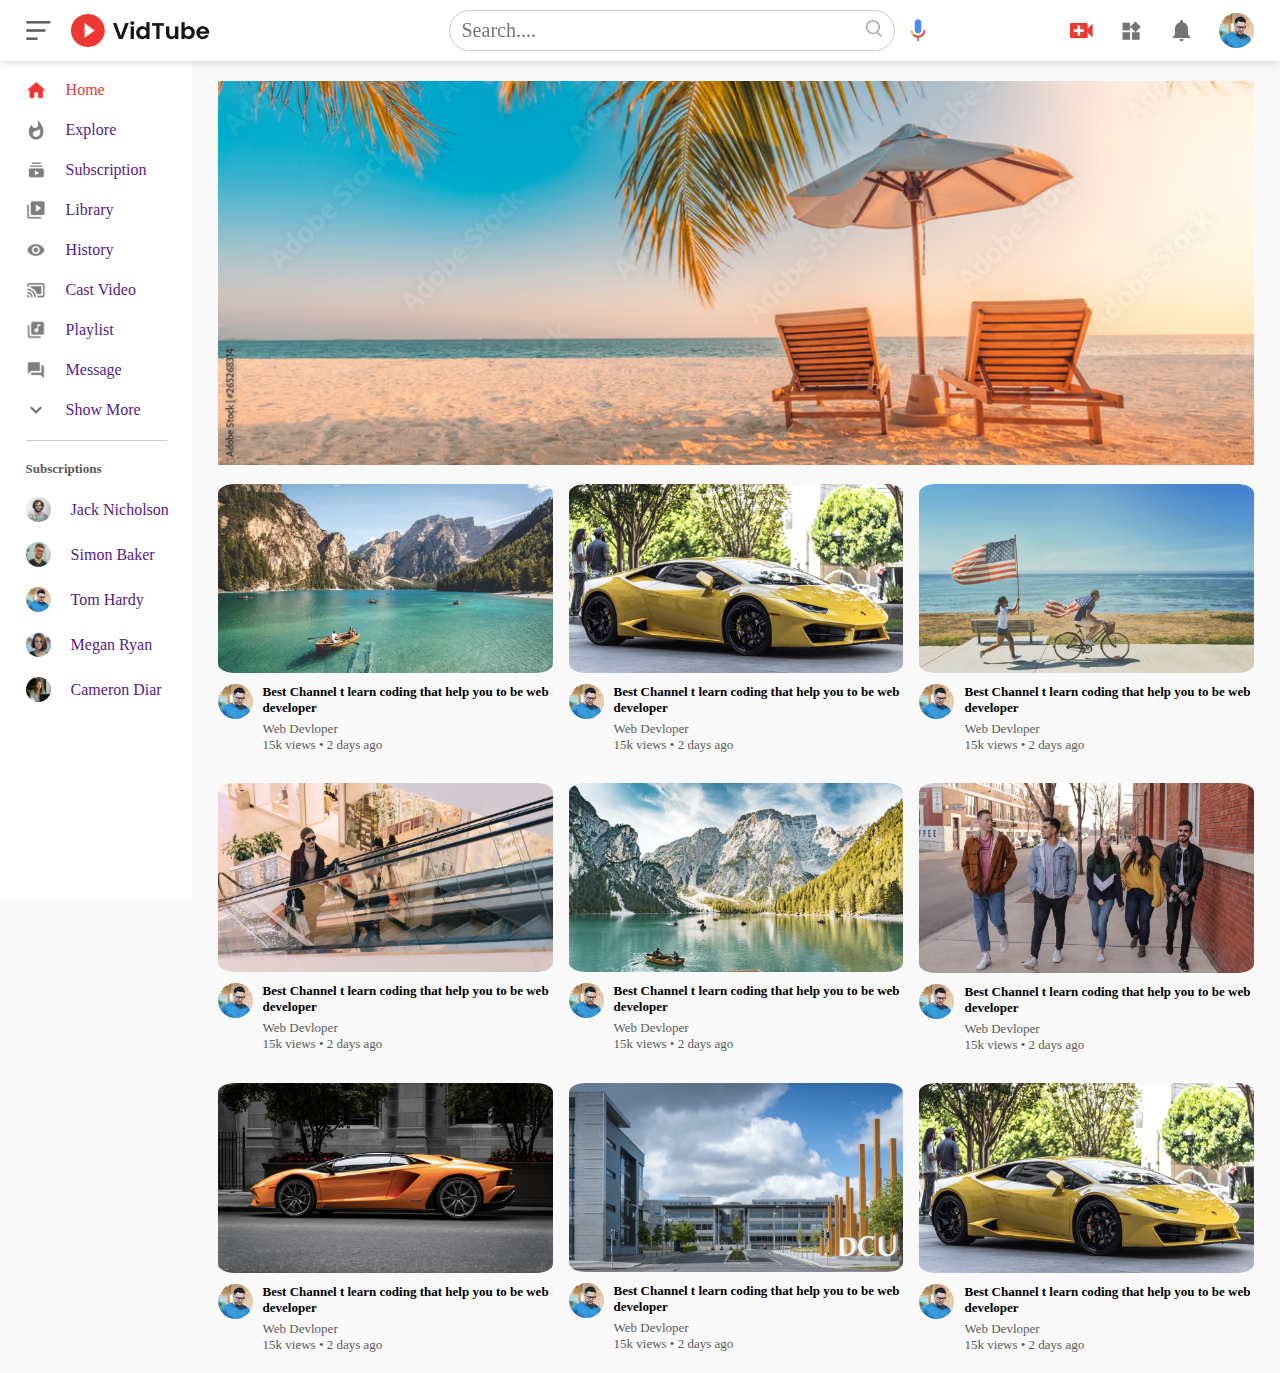
<file: index.html>
<!DOCTYPE html>
<html lang="en">
  <head>
    <meta charset="UTF-8" />
    <meta name="viewport" content="width=device-width, initial-scale=1.0" />
    <title>Youtube</title>
    <link rel="stylesheet" href="style.css" />
  </head>
  <body>
    <nav class="flex-div">
      <div class="nav-left flex-div">
        <img src="./images/menu.png" alt="menu-icon" class="menu-icon" />
        <img src="./images/logo.png" alt="logo-icon" class="logo-icon" />
      </div>
      <div class="nav-middle flex-div">
        <div class="search-box">
          <input type="text" class="search-bar" placeholder="Search...." />
          <img
            src="./images/search.png"
            alt="search-icon"
            class="search-icon"
          />
        </div>
        <img
          src="./images/voice-search.png"
          alt="voice-icon"
          class="voice-icon"
        />
      </div>
      <div class="nav-right flex-div">
        <img src="./images/upload.png" alt="camera-icon" />
        <img src="./images/more.png" alt="more-icon" />
        <img src="./images/notification.png" alt="notification-icon" />
        <img src="./images/tom.png" alt="user-icon" class="user-icon" />
      </div>
    </nav>

    <!-- ------------------------SIDE BAR------------------------------ -->

    <div class="side-bar">
      <div class="shortcut-links">
        <a href=""
          ><img src="./images/home.png" />
          <p>Home</p>
        </a>
        <a href=""
          ><img src="./images/explore.png" />
          <p>Explore</p>
        </a>
        <a href=""
          ><img src="./images/subscriprion.png" />
          <p>Subscription</p>
        </a>
        <a href=""
          ><img src="./images/library.png" />
          <p>Library</p></a
        >
        <a href=""
          ><img src="./images/history.png" />
          <p>History</p>
        </a>
        <a href=""
          ><img src="./images/cast.png" />
          <p>Cast Video</p></a
        >
        <a href=""
          ><img src="./images/playlist.png" />
          <p>Playlist</p></a
        >
        <a href=""
          ><img src="./images/messages.png" />
          <p>Message</p>
        </a>
        <a href=""
          ><img src="./images/show-more.png" />
          <p>Show More</p>
        </a>
        <hr />
      </div>
      <div class="subscribed-list">
        <h3>Subscriptions</h3>
        <a href=""
          ><img src="./images/Jack.png" />
          <p>Jack Nicholson</p>
        </a>
        <a href=""
          ><img src="./images/simon.png" />
          <p>Simon Baker</p>
        </a>
        <a href=""
          ><img src="./images/tom.png" />
          <p>Tom Hardy</p>
        </a>
        <a href=""
          ><img src="./images/megan.png" />
          <p>Megan Ryan</p>
        </a>
        <a href=""
          ><img src="./images/cameron.png" />
          <p>Cameron Diar</p>
        </a>
      </div>
    </div>

    <!-- .....................MAIN.........................  -->

    <div class="container">
      <div class="banner">
        <img src="./images/Banner2.jpg" alt="banner" />
      </div>
      <div class="list-container">
        <div class="vid-list">
          <a href="./play-video.html"
            ><img src="./images/thumbnail1.png" alt="" class="thumbnail"
          /></a>
          <div class="flex-div">
            <img src="./images/tom.png" alt="" />
            <div class="vid-info">
              <a href="./play-video.html"
                >Best Channel t learn coding that help you to be web
                developer</a
              >
              <p>Web Devloper</p>
              <p>15k views &bull; 2 days ago</p>
            </div>
          </div>
        </div>
        <div class="vid-list">
          <a href=""
            ><img src="./images/thumbnail8.png" alt="" class="thumbnail"
          /></a>
          <div class="flex-div">
            <img src="./images/tom.png" alt="" />
            <div class="vid-info">
              <a href=""
                >Best Channel t learn coding that help you to be web
                developer</a
              >
              <p>Web Devloper</p>
              <p>15k views &bull; 2 days ago</p>
            </div>
          </div>
        </div>
        <div class="vid-list">
          <a href=""
            ><img src="./images/thumbnail2.png" alt="" class="thumbnail"
          /></a>
          <div class="flex-div">
            <img src="./images/tom.png" alt="" />
            <div class="vid-info">
              <a href=""
                >Best Channel t learn coding that help you to be web
                developer</a
              >
              <p>Web Devloper</p>
              <p>15k views &bull; 2 days ago</p>
            </div>
          </div>
        </div>
        <div class="vid-list">
          <a href=""
            ><img src="./images/thumbnail3.png" alt="" class="thumbnail"
          /></a>
          <div class="flex-div">
            <img src="./images/tom.png" alt="" />
            <div class="vid-info">
              <a href=""
                >Best Channel t learn coding that help you to be web
                developer</a
              >
              <p>Web Devloper</p>
              <p>15k views &bull; 2 days ago</p>
            </div>
          </div>
        </div>

        <div class="vid-list">
          <a href=""
            ><img src="./images/thumbnail4.png" alt="" class="thumbnail"
          /></a>
          <div class="flex-div">
            <img src="./images/tom.png" alt="" />
            <div class="vid-info">
              <a href=""
                >Best Channel t learn coding that help you to be web
                developer</a
              >
              <p>Web Devloper</p>
              <p>15k views &bull; 2 days ago</p>
            </div>
          </div>
        </div>
        <div class="vid-list">
          <a href=""
            ><img src="./images/thumbnail5.png" alt="" class="thumbnail"
          /></a>
          <div class="flex-div">
            <img src="./images/tom.png" alt="" />
            <div class="vid-info">
              <a href=""
                >Best Channel t learn coding that help you to be web
                developer</a
              >
              <p>Web Devloper</p>
              <p>15k views &bull; 2 days ago</p>
            </div>
          </div>
        </div>
        <div class="vid-list">
          <a href=""
            ><img src="./images/thumbnail6.png" alt="" class="thumbnail"
          /></a>
          <div class="flex-div">
            <img src="./images/tom.png" alt="" />
            <div class="vid-info">
              <a href=""
                >Best Channel t learn coding that help you to be web
                developer</a
              >
              <p>Web Devloper</p>
              <p>15k views &bull; 2 days ago</p>
            </div>
          </div>
        </div>

        <div class="vid-list">
          <a href=""
            ><img src="./images/thumbnail7.png" alt="" class="thumbnail"
          /></a>
          <div class="flex-div">
            <img src="./images/tom.png" alt="" />
            <div class="vid-info">
              <a href=""
                >Best Channel t learn coding that help you to be web
                developer</a
              >
              <p>Web Devloper</p>
              <p>15k views &bull; 2 days ago</p>
            </div>
          </div>
        </div>
        <div class="vid-list">
          <a href=""
            ><img src="./images/thumbnail8.png" alt="" class="thumbnail"
          /></a>
          <div class="flex-div">
            <img src="./images/tom.png" alt="" />
            <div class="vid-info">
              <a href=""
                >Best Channel t learn coding that help you to be web
                developer</a
              >
              <p>Web Devloper</p>
              <p>15k views &bull; 2 days ago</p>
            </div>
          </div>
        </div>
      </div>
    </div>
    <script src="script.js"></script>
  </body>
</html>
</file>
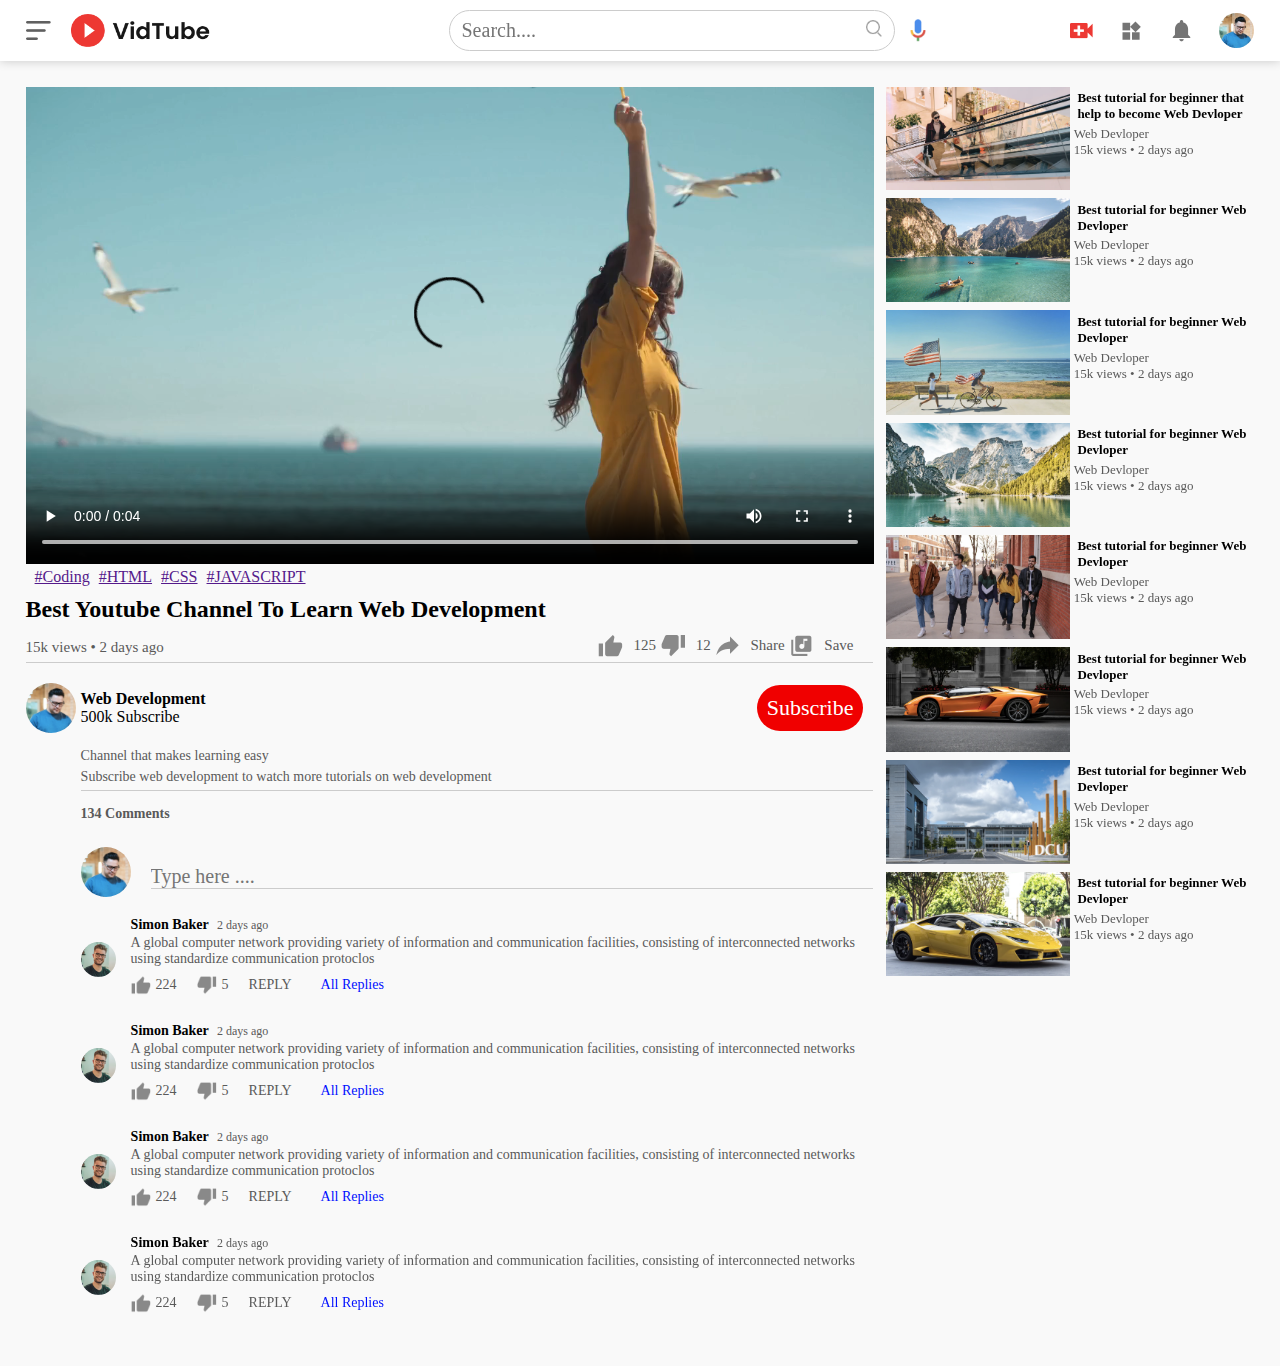
<file: play-video.html>
<!DOCTYPE html>
<html lang="en">
  <head>
    <meta charset="UTF-8" />
    <meta name="viewport" content="width=device-width, initial-scale=1.0" />
    <title>Display-video</title>
    <link rel="stylesheet" href="style.css" />
  </head>
  <body>
    <nav class="flex-div">
      <div class="nav-left flex-div">
        <img src="./images/menu.png" alt="menu-icon" class="menu-icon" />
        <img src="./images/logo.png" alt="logo-icon" class="logo-icon" />
      </div>
      <div class="nav-middle flex-div">
        <div class="search-box">
          <input type="text" class="search-bar" placeholder="Search...." />
          <img
            src="./images/search.png"
            alt="search-icon"
            class="search-icon"
          />
        </div>
        <img
          src="./images/voice-search.png"
          alt="voice-icon"
          class="voice-icon"
        />
      </div>
      <div class="nav-right flex-div">
        <img src="./images/upload.png" alt="camera-icon" />
        <img src="./images/more.png" alt="more-icon" />
        <img src="./images/notification.png" alt="notification-icon" />
        <img src="./images/tom.png" alt="user-icon" class="user-icon" />
      </div>
    </nav>
    <!-- .........................Video.............................  -->

    <div class="container play-container">
      <div class="row">
        <div class="play-video">
          <video controls autoplay>
            <source src="./images/video.mp4" type="video/mp4" />
          </video>
          <div class="tags">
            <a href="">#Coding</a><a href="">#HTML</a><a href="">#CSS</a
            ><a href="">#JAVASCRIPT</a>
            <h2>Best Youtube Channel To Learn Web Development</h2>
            <div class="details">
              <p>15k views &bull; 2 days ago</p>
              <div>
                <a><img src="./images/like.png" class="small-icon" />125</a>

                <a><img src="./images/dislike.png" class="small-icon" />12</a>

                <a><img src="./images/share.png" class="likes-icon" />Share</a>

                <a><img src="./images/save.png" class="likes-icon" />Save</a>
              </div>
            </div>

            <hr />
            <div class="publisher">
              <img src="./images/tom.png" alt="" />
              <div>
                <p>Web Development</p>
                <span>500k Subscribe</span>
              </div>
              <button type="button">Subscribe</button>
            </div>
            <div class="video-description">
              <p>Channel that makes learning easy</p>
              <p>
                Subscribe web development to watch more tutorials on web
                development
              </p>
              <hr />
              <h4>134 Comments</h4>
              <div class="add-comments">
                <img src="./images/tom.png" alt="" />
                <input type="text" placeholder="Type here ...." />
              </div>
              <div class="old-comment">
                <img src="./images/simon.png" alt="" />
                <div>
                  <h3>Simon Baker <span>2 days ago</span></h3>
                  <p>
                    A global computer network providing variety of information
                    and communication facilities, consisting of interconnected
                    networks using standardize communication protoclos
                  </p>
                  <div class="comment-action">
                    <img src="./images/like.png" alt="" /><span>224</span>
                    <img src="./images/dislike.png" alt="" /><span>5</span>
                    <span>REPLY</span>
                    <a href="">All Replies</a>
                  </div>
                </div>
              </div>
              <div class="old-comment">
                <img src="./images/simon.png" alt="" />
                <div>
                  <h3>Simon Baker <span>2 days ago</span></h3>
                  <p>
                    A global computer network providing variety of information
                    and communication facilities, consisting of interconnected
                    networks using standardize communication protoclos
                  </p>
                  <div class="comment-action">
                    <img src="./images/like.png" alt="" /><span>224</span>
                    <img src="./images/dislike.png" alt="" /><span>5</span>
                    <span>REPLY</span>
                    <a href="">All Replies</a>
                  </div>
                </div>
              </div>
              <div class="old-comment">
                <img src="./images/simon.png" alt="" />
                <div>
                  <h3>Simon Baker <span>2 days ago</span></h3>
                  <p>
                    A global computer network providing variety of information
                    and communication facilities, consisting of interconnected
                    networks using standardize communication protoclos
                  </p>
                  <div class="comment-action">
                    <img src="./images/like.png" alt="" /><span>224</span>
                    <img src="./images/dislike.png" alt="" /><span>5</span>
                    <span>REPLY</span>
                    <a href="">All Replies</a>
                  </div>
                </div>
              </div>
              <div class="old-comment">
                <img src="./images/simon.png" alt="" />
                <div>
                  <h3>Simon Baker <span>2 days ago</span></h3>
                  <p>
                    A global computer network providing variety of information
                    and communication facilities, consisting of interconnected
                    networks using standardize communication protoclos
                  </p>
                  <div class="comment-action">
                    <img src="./images/like.png" alt="" /><span>224</span>
                    <img src="./images/dislike.png" alt="" /><span>5</span>
                    <span>REPLY</span>
                    <a href="">All Replies</a>
                  </div>
                </div>
              </div>
            </div>
          </div>
        </div>
        <div class="right-side-bar">
          <div class="side-video-list">
            <img src="./images/thumbnail3.png" alt="" />
            <div class="vid-info">
              <a href="" class="small-thumbnail"
                >Best tutorial for beginner that help to become Web Devloper</a
              >
              <p>Web Devloper</p>
              <p>15k views &bull; 2 days ago</p>
            </div>
          </div>
          <div class="side-video-list">
            <img src="./images/thumbnail1.png" alt="" />
            <div class="vid-info">
              <a href="" class="small-thumbnail"
                >Best tutorial for beginner Web Devloper</a
              >
              <p>Web Devloper</p>
              <p>15k views &bull; 2 days ago</p>
            </div>
          </div>
          <div class="side-video-list">
            <img src="./images/thumbnail2.png" alt="" />
            <div class="vid-info">
              <a href="" class="small-thumbnail"
                >Best tutorial for beginner Web Devloper</a
              >
              <p>Web Devloper</p>
              <p>15k views &bull; 2 days ago</p>
            </div>
          </div>
          <div class="side-video-list">
            <img src="./images/thumbnail4.png" alt="" />
            <div class="vid-info">
              <a href="" class="small-thumbnail"
                >Best tutorial for beginner Web Devloper</a
              >
              <p>Web Devloper</p>
              <p>15k views &bull; 2 days ago</p>
            </div>
          </div>
          <div class="side-video-list">
            <img src="./images/thumbnail5.png" alt="" />
            <div class="vid-info">
              <a href="" class="small-thumbnail"
                >Best tutorial for beginner Web Devloper</a
              >
              <p>Web Devloper</p>
              <p>15k views &bull; 2 days ago</p>
            </div>
          </div>

          <div class="side-video-list">
            <img src="./images/thumbnail6.png" alt="" />
            <div class="vid-info">
              <a href="" class="small-thumbnail"
                >Best tutorial for beginner Web Devloper</a
              >
              <p>Web Devloper</p>
              <p>15k views &bull; 2 days ago</p>
            </div>
          </div>
          <div class="side-video-list">
            <img src="./images/thumbnail7.png" alt="" />
            <div class="vid-info">
              <a href="" class="small-thumbnail"
                >Best tutorial for beginner Web Devloper</a
              >
              <p>Web Devloper</p>
              <p>15k views &bull; 2 days ago</p>
            </div>
          </div>
          <div class="side-video-list">
            <img src="./images/thumbnail8.png" alt="" />
            <div class="vid-info">
              <a href="" class="small-thumbnail"
                >Best tutorial for beginner Web Devloper</a
              >
              <p>Web Devloper</p>
              <p>15k views &bull; 2 days ago</p>
            </div>
          </div>
        </div>
      </div>
    </div>
  </body>
</html>
</file>
<file: style.css>
* {
  margin: 0;
  padding: 0;
  font-family: "poppins", "sans-serif";
  box-sizing: border-box;
}
.flex-div {
  display: flex;
  align-items: center;
}
nav {
  padding: 10px 2%;
  justify-content: space-between;
  box-shadow: 0 0 10px rgba(0, 0, 0, 0.2);
  background: #fff;
  position: sticky;
  top: 0;
  z-index: 10;
}
.nav-right img {
  width: 25px;
  margin-right: 25px;
}
.nav-right .user-icon {
  width: 35px;
  border-radius: 20px;
  margin-right: 0;
}
.nav-left .menu-icon {
  width: 25px;
  margin-right: 20px;
}
.nav-left .logo-icon {
  width: 50%;
}

.nav-middle .search-box {
  align-items: center;
  justify-content: center;
}
.nav-middle .search-box {
  border: 1px solid #ccc;
  margin-right: 15px;
  padding: 8px 12px;
  border-radius: 25px;
}
.nav-middle .search-box input {
  border: 0;
  outline: 0;
  width: 400px;
  background: transparent;
  font-size: 20px;
}
.nav-middle .voice-icon {
  width: 16px;
}
.nav-middle .search-icon {
  width: 16px;
}

/* ......................SIDE BAR...........................  */

.side-bar {
  background: #fff;
  width: 15%;
  height: 100vh;
  position: fixed;
  top: 0;
  padding-left: 2%;
  padding-top: 80px;
}

.shortcut-links a img {
  width: 20px;
  margin-right: 20px;
}
.shortcut-links a {
  display: flex;
  align-items: center;
  margin-bottom: 20px;
  width: fit-content;
  text-decoration: none;
  flex-wrap: wrap;
}
.shortcut-links a:first-child {
  color: #ed3833;
}
.side-bar hr {
  height: 1px;
  border: 0;
  background: #ccc;
  width: 85%;
}
.subscribed-list h3 {
  font-size: 13px;
  margin: 20px 0;
  color: #5a5a5a;
}
.subscribed-list a {
  display: flex;
  align-items: center;
  margin-bottom: 20px;
  width: fit-content;
  flex-wrap: wrap;
  text-decoration: none;
}

.subscribed-list a img {
  width: 25px;
  border-radius: 50%;
  margin-right: 20px;
}

.small-sideBar {
  width: 0%;
}
.small-sideBar a p {
  display: none;
}
.small-sideBar h3 {
  display: none;
}
.small-sideBar hr {
  width: 50%;
  margin-bottom: 25px;
}

/* ...........................Main...............................  */
.container {
  background: #f9f9f9;
  padding-left: 17%;
  padding-right: 2%;
  padding-top: 20px;
  padding-bottom: 20px;
}
.large-container {
  padding-left: 7%;
}
.banner {
  width: 100%;
}
.banner img {
  width: 100%;
}
.list-container {
  display: grid;
  grid-template-columns: repeat(auto-fit, minmax(250px, 1fr));
  grid-column-gap: 16px;
  grid-row-gap: 30px;
  margin-top: 15px;
}
.vid-list .thumbnail {
  width: 100%;
  border-radius: 5%;
}
.vid-list .flex-div {
  align-items: flex-start;
  margin-top: 7px;
}
.vid-list .flex-div img {
  width: 35px;
  margin-right: 10px;
  border-radius: 50%;
}
.vid-info {
  color: #5a5a5a;
  font-size: 13px;
}
.vid-info a {
  text-decoration: none;
  color: #000;
  font-weight: 600;
  display: block;
  margin-bottom: 5px;
}

@media (max-width: 900px) {
  .menu-icon {
    display: none;
  }
  .side-bar {
    display: none;
  }
  .container .large-container {
    padding-left: 5%;
    padding-right: 5%;
  }
  .nav-right img {
    display: none;
  }
  .nav-right .user-icon {
    display: block;
    width: 30px;
  }
  .nav-middle .search-box input {
    width: 100px;
  }
  .nav-middle .voice-icon {
    display: none;
  }
  .logo {
    width: 90px;
  }
}

/* ........................Play video...........................  */

.play-container {
  padding: 2%;
}
.row {
  display: flex;
  justify-content: space-between;
  flex-wrap: wrap;
}
.play-video {
  flex-basis: 69%;
}
.right-side-bar {
  flex-basis: 30%;
}
.play-video video {
  width: 100%;
}
.side-video-list {
  display: flex;
  justify-content: space-between;
  margin-bottom: 8px;
}
.side-video-list img {
  width: 50%;
}
.side-video-list .small-thumbnail {
  flex-basis: 49%;
}
.side-video-list .vid-info {
  flex-basis: 49%;
}
.vid-info .small-thumbnail {
  margin: 2%;
}
.play-video .tags a {
  justify-content: space-between;
  margin-left: 9px;
}
.play-video .tags h2 {
  margin-top: 10px;
}
.play-video .details {
  display: flex;
  align-items: center;
  justify-content: space-between;
  flex-wrap: wrap;
  margin-top: 10px;
  font-size: 15px;
  color: #5a5a5a;
  margin-right: 20px;
}
.play-video .details img {
  width: 25px;
  margin-right: 10px;
}
.play-video .details a {
  display: inline-flex;
  align-items: center;
  margin-left: 1px;
}

.play-video hr {
  border: 0;
  height: 1px;
  background: #ccc;
  outline: none;
}
.publisher {
  display: flex;
  margin-top: 20px;
  align-items: center;
}
.publisher img {
  width: 50px;
  border-radius: 50%;
  margin-right: 5px;
}
.publisher p {
  font-weight: 700;
}
.publisher div {
  flex: 1;
}
.publisher button {
  font-size: 22px;
  color: #fff;
  background: #f00000;
  border: none;
  padding: 10px;
  margin-right: 10px;
  border-radius: 100px;
}

.video-description {
  padding-left: 55px;
  margin: 15px 0;
}
.video-description p {
  font-size: 14px;
  margin-bottom: 5px;
  color: #5a5a5a;
}
.video-description h4 {
  font-size: 14px;
  color: #5a5a5a;
  margin-top: 15px;
}
.video-description .add-comments {
  margin-top: 25px;
  align-items: center;
  display: flex;
}
.video-description .add-comments img {
  width: 50px;
  border-radius: 50%;
  margin-right: 20px;
}
.video-description .add-comments input {
  border: none;
  width: 100%;
  font-size: 20px;
  background: transparent;
  border-bottom: 1px solid #ccc;
  padding-top: 10px;
}
.old-comment {
  display: flex;
  align-items: center;
  margin: 20px 0;
}
.old-comment img {
  width: 35px;
  border-radius: 50%;
  margin-right: 15px;
}
.old-comment h3 {
  font-size: 14px;
  margin-bottom: 2px;
}
.old-comment h3 span {
  font-size: 12px;
  color: #5a5a5a;
  font-weight: 500;
  margin-left: 5px;
}

.old-comment .comment-action {
  display: flex;
  align-items: center;
  margin: 8px 0;
  font-size: 14px;
}
.old-comment .comment-action img {
  border-radius: 0;
  width: 20px;
  margin-right: 5px;
}

.old-comment .comment-action span {
  margin-right: 20px;
  color: #5a5a5a;
}
.old-comment .comment-action a {
  color: #000fff;
  text-decoration: none;
}

@media (max-width: 900px) {
  .play-video {
    flex-basis: 100%;
  }
  .right-side-bar {
    flex-basis: 100%;
  }
  .play-container {
    padding-left: 5%;
  }
  .video-description {
    padding-left: 0;
  }
  .play-video .details a {
    margin-left: 0;
    margin-right: 15px;
    margin-top: 15px;
  }
}
</file>
